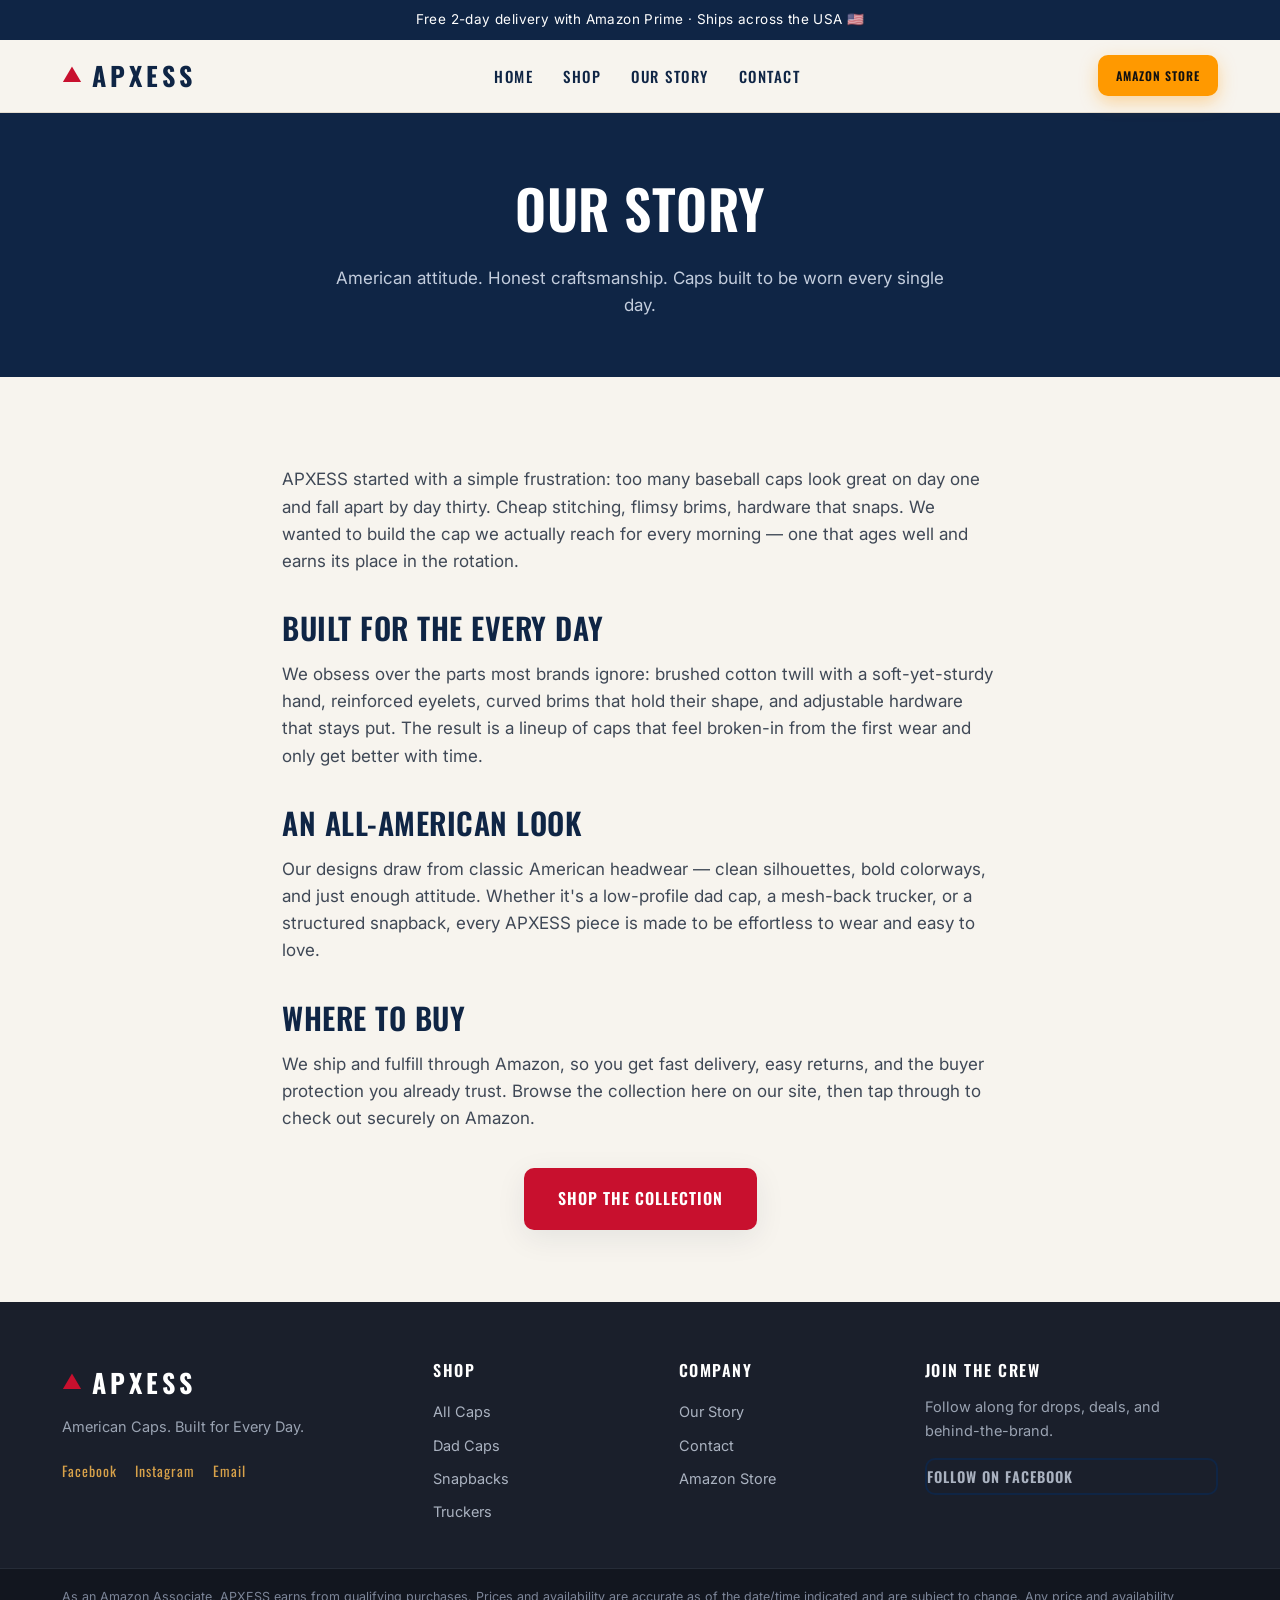
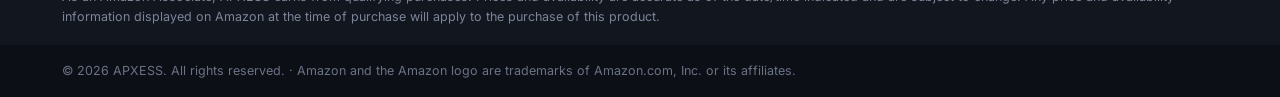
<file: about.html>
<!DOCTYPE html>
<html lang="en">
<head>
  <meta charset="UTF-8" />
  <meta name="viewport" content="width=device-width, initial-scale=1.0" />
  <title>Our Story · APXESS</title>
  <meta name="description" content="The story behind APXESS — American-made attitude, premium baseball caps built for every day." />
  <link rel="preconnect" href="https://fonts.googleapis.com" />
  <link rel="preconnect" href="https://fonts.gstatic.com" crossorigin />
  <link href="https://fonts.googleapis.com/css2?family=Inter:wght@400;500;600&family=Oswald:wght@500;600;700&display=swap" rel="stylesheet" />
  <link rel="stylesheet" href="assets/css/style.css" />
</head>
<body>
  <div id="site-header"></div>
  <main id="about-page"></main>
  <div id="site-footer"></div>

  <script src="assets/js/data.js"></script>
  <script src="assets/js/main.js"></script>
</body>
</html>
</file>
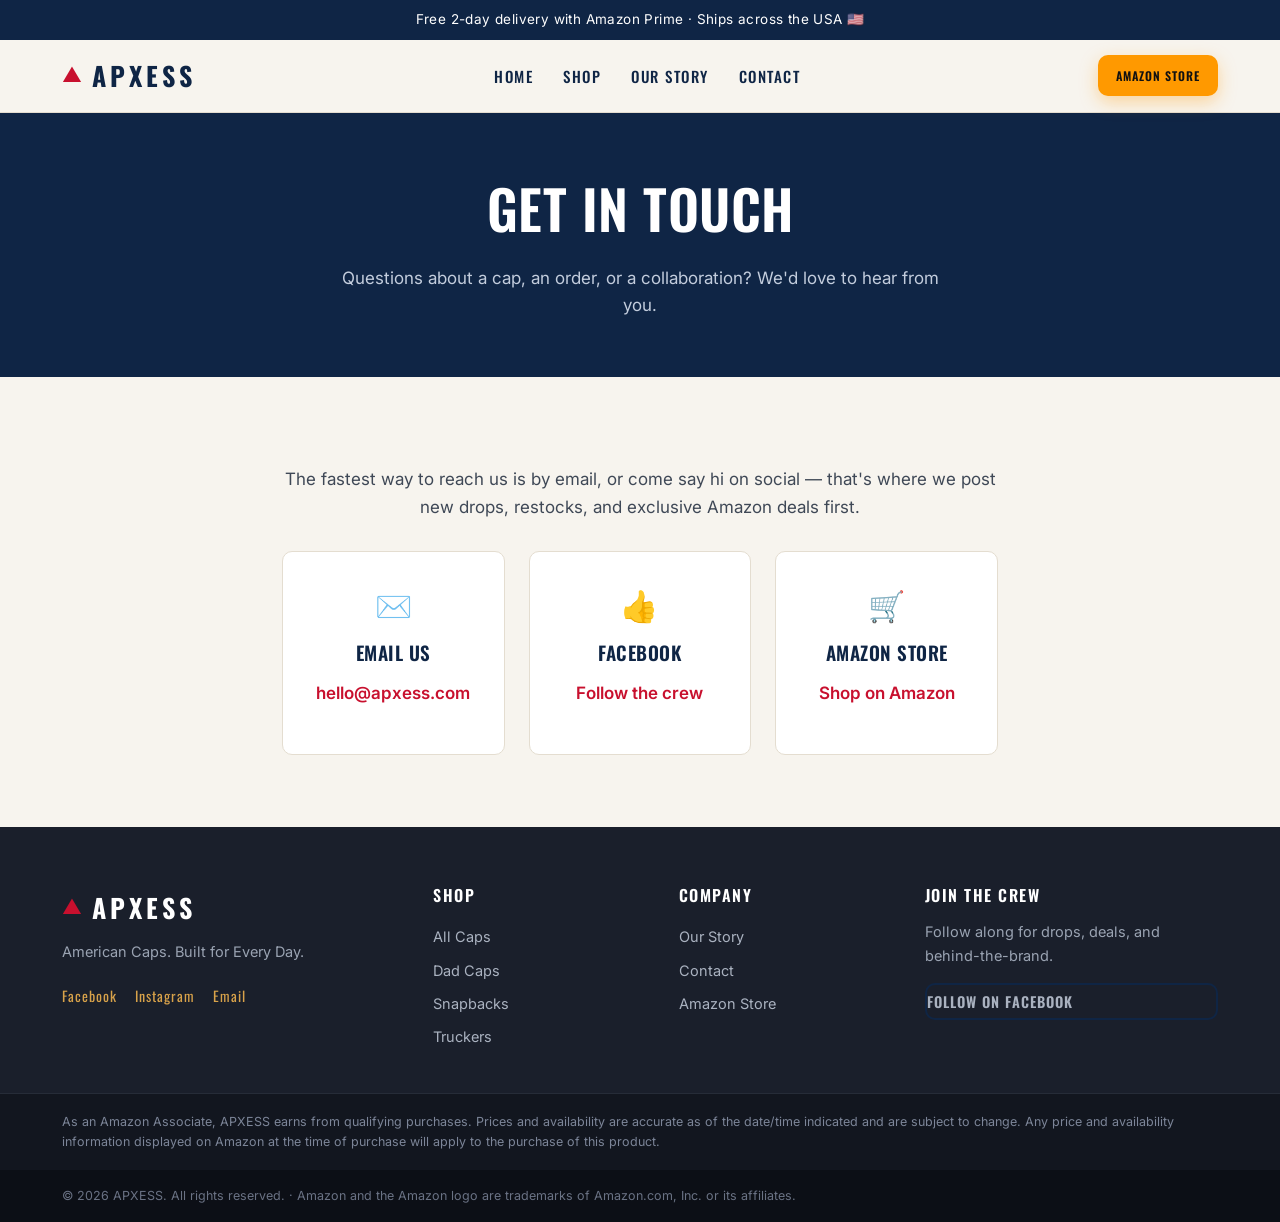
<file: contact.html>
<!DOCTYPE html>
<html lang="en">
<head>
  <meta charset="UTF-8" />
  <meta name="viewport" content="width=device-width, initial-scale=1.0" />
  <title>Contact · APXESS</title>
  <meta name="description" content="Get in touch with APXESS or follow us on social for new drops and Amazon deals." />
  <link rel="preconnect" href="https://fonts.googleapis.com" />
  <link rel="preconnect" href="https://fonts.gstatic.com" crossorigin />
  <link href="https://fonts.googleapis.com/css2?family=Inter:wght@400;500;600&family=Oswald:wght@500;600;700&display=swap" rel="stylesheet" />
  <link rel="stylesheet" href="assets/css/style.css" />
</head>
<body>
  <div id="site-header"></div>
  <main id="contact-page"></main>
  <div id="site-footer"></div>

  <script src="assets/js/data.js"></script>
  <script src="assets/js/main.js"></script>
</body>
</html>
</file>
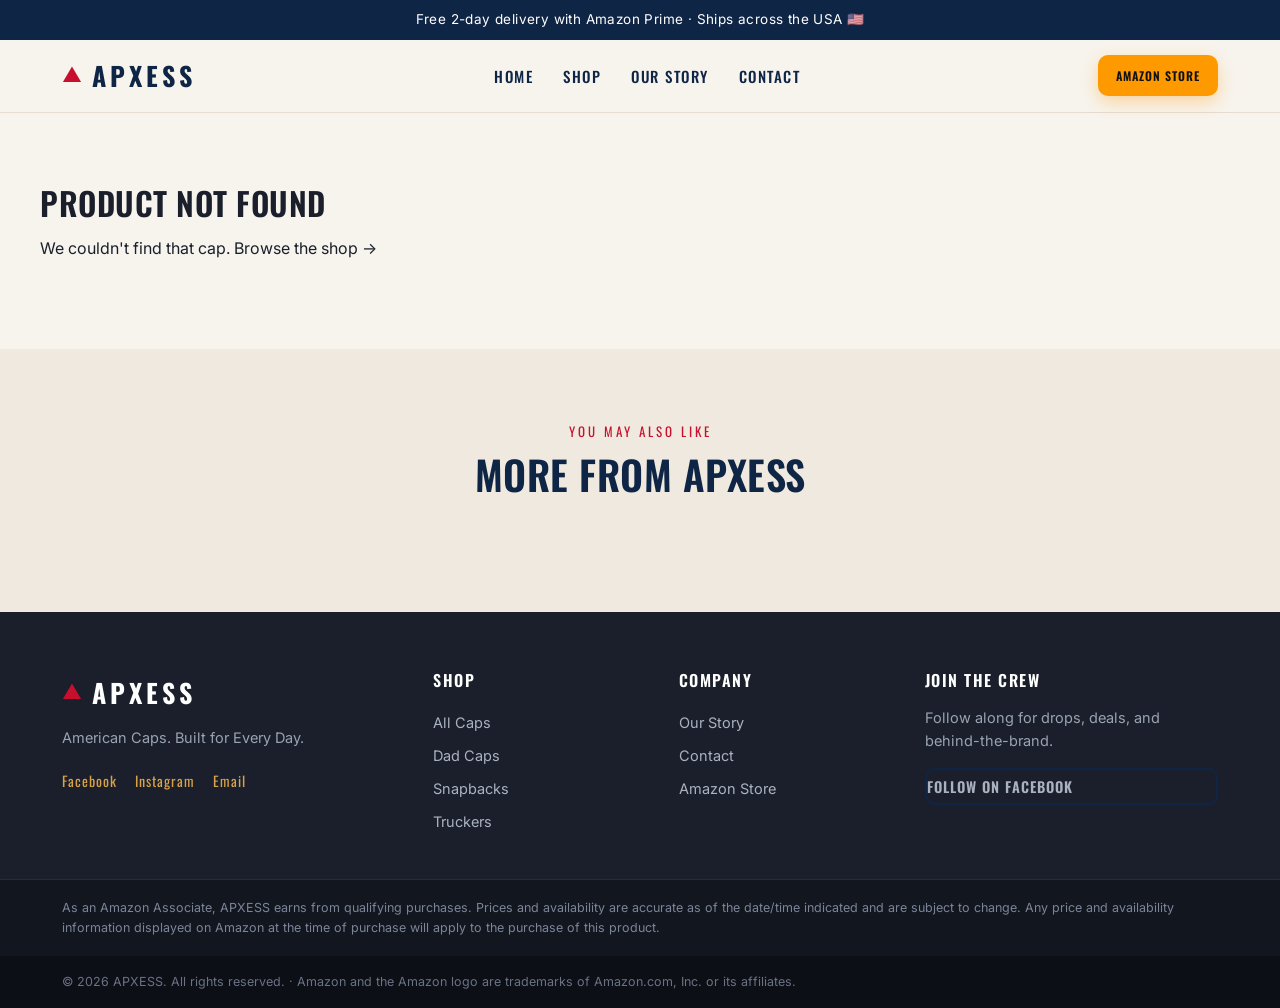
<file: product.html>
<!DOCTYPE html>
<html lang="en">
<head>
  <meta charset="UTF-8" />
  <meta name="viewport" content="width=device-width, initial-scale=1.0" />
  <title>Product · APXESS</title>
  <meta name="description" content="APXESS baseball cap — premium American headwear. View details and shop on Amazon." />
  <link rel="preconnect" href="https://fonts.googleapis.com" />
  <link rel="preconnect" href="https://fonts.gstatic.com" crossorigin />
  <link href="https://fonts.googleapis.com/css2?family=Inter:wght@400;500;600&family=Oswald:wght@500;600;700&display=swap" rel="stylesheet" />
  <link rel="stylesheet" href="assets/css/style.css" />
</head>
<body>
  <div id="site-header"></div>

  <main id="product-detail"></main>

  <!-- Related -->
  <section class="section bg-cream" style="background:var(--sand);">
    <div class="container">
      <div class="section-head">
        <span class="eyebrow">You May Also Like</span>
        <h2>More From APXESS</h2>
      </div>
      <div class="product-grid" id="related-grid"></div>
    </div>
  </section>

  <div id="site-footer"></div>

  <script src="assets/js/data.js"></script>
  <script src="assets/js/main.js"></script>
</body>
</html>
</file>
<file: assets/css/style.css>
/* =============================================================================
   APXESS — American flagship storefront styles
   Palette: navy, heritage red, off-white, gold accent
   ============================================================================ */

:root {
  --navy: #0f2545;
  --navy-2: #16305a;
  --red: #c8102e;
  --red-dark: #9c0c24;
  --cream: #f7f4ee;
  --sand: #efe9df;
  --ink: #1a1f2b;
  --muted: #6b7280;
  --gold: #d8a24a;
  --white: #ffffff;
  --line: #e4ddd0;
  --amazon: #ff9900;
  --amazon-dark: #e88b00;
  --radius: 10px;
  --shadow: 0 8px 30px rgba(15, 37, 69, 0.08);
  --shadow-lg: 0 18px 50px rgba(15, 37, 69, 0.16);
  --font-display: "Oswald", "Arial Narrow", sans-serif;
  --font-body: "Inter", -apple-system, BlinkMacSystemFont, "Segoe UI", Roboto, sans-serif;
}

* { box-sizing: border-box; }

html { scroll-behavior: smooth; }

body {
  margin: 0;
  font-family: var(--font-body);
  color: var(--ink);
  background: var(--cream);
  line-height: 1.6;
  -webkit-font-smoothing: antialiased;
}

img { max-width: 100%; display: block; }

a { color: inherit; text-decoration: none; }

h1, h2, h3, h4 {
  font-family: var(--font-display);
  font-weight: 600;
  letter-spacing: 0.5px;
  line-height: 1.1;
  margin: 0 0 0.5em;
  text-transform: uppercase;
}

.container { width: 100%; max-width: 1200px; margin: 0 auto; padding: 0 22px; }
.container-fluid { width: 100%; }

.section { padding: 72px 0; }
.section-tight { padding: 48px 0; }

.section-head { text-align: center; max-width: 680px; margin: 0 auto 44px; }
.section-head .eyebrow {
  color: var(--red);
  font-family: var(--font-display);
  letter-spacing: 3px;
  font-size: 13px;
  text-transform: uppercase;
  display: block;
  margin-bottom: 10px;
}
.section-head h2 { font-size: 40px; color: var(--navy); }
.section-head p { color: var(--muted); font-size: 17px; margin: 0; }

/* ---------- Buttons ---------- */
.btn {
  display: inline-flex;
  align-items: center;
  justify-content: center;
  gap: 8px;
  font-family: var(--font-display);
  font-weight: 600;
  letter-spacing: 1px;
  text-transform: uppercase;
  font-size: 14px;
  padding: 13px 26px;
  border-radius: var(--radius);
  border: 2px solid transparent;
  cursor: pointer;
  transition: transform 0.15s ease, box-shadow 0.15s ease, background 0.15s ease;
}
.btn:hover { transform: translateY(-2px); }
.btn-sm { padding: 9px 16px; font-size: 12px; }
.btn-lg { padding: 16px 32px; font-size: 16px; }
.btn-block { width: 100%; }

.btn-primary { background: var(--red); color: #fff; box-shadow: var(--shadow); }
.btn-primary:hover { background: var(--red-dark); }

.btn-navy { background: var(--navy); color: #fff; }
.btn-navy:hover { background: var(--navy-2); }

.btn-outline { background: transparent; color: var(--navy); border-color: var(--navy); }
.btn-outline:hover { background: var(--navy); color: #fff; }

.btn-amazon {
  background: var(--amazon);
  color: #111;
  box-shadow: 0 6px 18px rgba(255, 153, 0, 0.35);
}
.btn-amazon:hover { background: var(--amazon-dark); }

/* ---------- Announcement + Header ---------- */
.announcement-bar {
  background: var(--navy);
  color: #fff;
  text-align: center;
  font-size: 13.5px;
  letter-spacing: 0.4px;
  padding: 9px 12px;
}

.site-header {
  position: sticky;
  top: 0;
  z-index: 50;
  background: rgba(247, 244, 238, 0.96);
  backdrop-filter: blur(8px);
  border-bottom: 1px solid var(--line);
}
.header-inner {
  display: flex;
  align-items: center;
  justify-content: space-between;
  height: 72px;
}
.brand { display: inline-flex; align-items: center; gap: 10px; }
.brand-mark {
  color: var(--red);
  font-size: 20px;
  transform: translateY(-1px);
}
.brand-name {
  font-family: var(--font-display);
  font-weight: 700;
  font-size: 26px;
  letter-spacing: 4px;
  color: var(--navy);
}
.main-nav { display: flex; gap: 30px; }
.main-nav a {
  font-family: var(--font-display);
  font-weight: 500;
  letter-spacing: 1.5px;
  text-transform: uppercase;
  font-size: 15px;
  color: var(--navy);
  position: relative;
  padding: 4px 0;
}
.main-nav a::after {
  content: "";
  position: absolute;
  left: 0; bottom: 0;
  width: 0; height: 2px;
  background: var(--red);
  transition: width 0.2s ease;
}
.main-nav a:hover::after { width: 100%; }
.header-actions { display: flex; align-items: center; gap: 12px; }
.nav-toggle {
  display: none;
  background: none;
  border: none;
  font-size: 26px;
  color: var(--navy);
  cursor: pointer;
}

/* ---------- Hero ---------- */
.hero {
  position: relative;
  min-height: 620px;
  display: flex;
  align-items: center;
  color: #fff;
  background:
    linear-gradient(90deg, rgba(15,37,69,0.92) 0%, rgba(15,37,69,0.55) 60%, rgba(15,37,69,0.25) 100%),
    url("https://images.unsplash.com/photo-1521369909029-2afed882baee?auto=format&fit=crop&w=1600&q=80")
      center / cover no-repeat;
}
.hero-inner { max-width: 620px; padding: 60px 0; }
.hero .eyebrow {
  display: inline-block;
  font-family: var(--font-display);
  letter-spacing: 4px;
  font-size: 14px;
  color: var(--gold);
  text-transform: uppercase;
  margin-bottom: 16px;
  border-left: 3px solid var(--red);
  padding-left: 12px;
}
.hero h1 {
  font-size: 68px;
  margin: 0 0 18px;
  color: #fff;
  line-height: 0.98;
}
.hero h1 span { color: var(--gold); }
.hero p { font-size: 19px; color: #e7ecf3; max-width: 500px; margin: 0 0 30px; }
.hero-actions { display: flex; gap: 14px; flex-wrap: wrap; }

/* ---------- Trust strip ---------- */
.trust-strip { background: var(--navy); color: #fff; }
.trust-grid {
  display: grid;
  grid-template-columns: repeat(4, 1fr);
  gap: 20px;
  padding: 26px 0;
}
.trust-item { display: flex; align-items: center; gap: 12px; justify-content: center; }
.trust-item .ico { font-size: 24px; }
.trust-item strong { display: block; font-family: var(--font-display); letter-spacing: 1px; font-size: 15px; }
.trust-item small { color: #b9c4d6; }

/* ---------- Product grid ---------- */
.product-grid {
  display: grid;
  grid-template-columns: repeat(3, 1fr);
  gap: 28px;
}
.product-card {
  background: #fff;
  border: 1px solid var(--line);
  border-radius: var(--radius);
  overflow: hidden;
  display: flex;
  flex-direction: column;
  transition: transform 0.18s ease, box-shadow 0.18s ease;
}
.product-card:hover { transform: translateY(-5px); box-shadow: var(--shadow-lg); }
.card-media {
  position: relative;
  display: block;
  aspect-ratio: 4 / 3;
  background: var(--sand);
  overflow: hidden;
}
.card-media img { width: 100%; height: 100%; object-fit: cover; transition: transform 0.4s ease; }
.product-card:hover .card-media img { transform: scale(1.05); }
.card-badge {
  position: absolute;
  top: 12px; left: 12px;
  background: var(--red);
  color: #fff;
  font-family: var(--font-display);
  letter-spacing: 1px;
  text-transform: uppercase;
  font-size: 11px;
  padding: 5px 11px;
  border-radius: 4px;
  z-index: 2;
}
.card-badge.inline { position: static; display: inline-block; margin-bottom: 8px; }
.card-body { padding: 18px 18px 20px; display: flex; flex-direction: column; flex: 1; }
.card-cat {
  font-family: var(--font-display);
  letter-spacing: 2px;
  text-transform: uppercase;
  font-size: 11.5px;
  color: var(--red);
}
.card-title { font-size: 21px; margin: 6px 0 6px; color: var(--navy); }
.card-title a:hover { color: var(--red); }
.card-rating { font-size: 13px; color: var(--muted); margin-bottom: 8px; }
.stars { color: var(--gold); letter-spacing: 1px; }
.rating-num { font-weight: 600; color: var(--ink); margin-left: 4px; }
.rating-count { margin-left: 4px; }
.card-price { font-family: var(--font-display); font-size: 24px; color: var(--navy); margin: 2px 0 16px; }
.card-actions { margin-top: auto; display: grid; grid-template-columns: 1fr 1.3fr; gap: 10px; }

/* ---------- Split / Story ---------- */
.split { display: grid; grid-template-columns: 1fr 1fr; gap: 0; align-items: stretch; }
.split.reverse .split-media { order: 2; }
.split-media { min-height: 460px; background-size: cover; background-position: center; }
.split-body { padding: 64px 56px; display: flex; flex-direction: column; justify-content: center; }
.split-body .eyebrow {
  color: var(--red); font-family: var(--font-display);
  letter-spacing: 3px; font-size: 13px; text-transform: uppercase; margin-bottom: 10px;
}
.split-body h2 { font-size: 40px; color: var(--navy); }
.split-body p { color: #4a5261; font-size: 16.5px; margin-bottom: 18px; }
.bg-navy { background: var(--navy); }
.bg-navy h2, .bg-navy p { color: #fff; }
.bg-navy p { color: #d3dbe8; }
.bg-cream { background: var(--sand); }

/* ---------- Values ---------- */
.values-grid { display: grid; grid-template-columns: repeat(3, 1fr); gap: 26px; }
.value-card {
  background: #fff;
  border: 1px solid var(--line);
  border-radius: var(--radius);
  padding: 34px 28px;
  text-align: center;
}
.value-card .ico {
  width: 62px; height: 62px; margin: 0 auto 16px;
  display: flex; align-items: center; justify-content: center;
  background: var(--cream); border-radius: 50%; font-size: 28px;
}
.value-card h3 { color: var(--navy); font-size: 20px; }
.value-card p { color: var(--muted); font-size: 15px; margin: 0; }

/* ---------- Shop page ---------- */
.shop-hero {
  background: var(--navy);
  color: #fff;
  text-align: center;
  padding: 60px 0 54px;
}
.shop-hero h1 { font-size: 52px; color: #fff; }
.shop-hero p { color: #c3cddd; margin: 0; }
.shop-filters { display: flex; flex-wrap: wrap; gap: 10px; justify-content: center; margin-bottom: 36px; }
.filter-chip {
  font-family: var(--font-display);
  letter-spacing: 1px;
  text-transform: uppercase;
  font-size: 13px;
  padding: 9px 18px;
  border: 1.5px solid var(--line);
  background: #fff;
  color: var(--navy);
  border-radius: 999px;
  cursor: pointer;
  transition: all 0.15s ease;
}
.filter-chip:hover { border-color: var(--navy); }
.filter-chip.active { background: var(--navy); color: #fff; border-color: var(--navy); }
.empty { text-align: center; color: var(--muted); grid-column: 1 / -1; padding: 40px 0; }

/* ---------- Product detail ---------- */
.breadcrumb {
  padding: 24px 0 8px;
  font-size: 13px;
  color: var(--muted);
  text-transform: uppercase;
  letter-spacing: 1px;
  font-family: var(--font-display);
}
.breadcrumb a:hover { color: var(--red); }
.product-layout {
  display: grid;
  grid-template-columns: 1.05fr 1fr;
  gap: 54px;
  padding: 20px 0 60px;
  align-items: start;
}
.gallery-main {
  background: #fff;
  border: 1px solid var(--line);
  border-radius: var(--radius);
  overflow: hidden;
  aspect-ratio: 1 / 1;
}
.gallery-main img { width: 100%; height: 100%; object-fit: cover; }
.gallery-thumbs { display: flex; gap: 12px; margin-top: 14px; flex-wrap: wrap; }
.thumb {
  width: 78px; height: 78px; padding: 0;
  border: 2px solid var(--line);
  border-radius: 8px; overflow: hidden; cursor: pointer; background: #fff;
}
.thumb.active { border-color: var(--red); }
.thumb img { width: 100%; height: 100%; object-fit: cover; }
.product-info { padding-top: 6px; }
.product-name { font-size: 42px; color: var(--navy); margin: 8px 0 10px; }
.detail-rating { margin-bottom: 14px; color: var(--muted); font-size: 14px; }
.product-price { font-family: var(--font-display); font-size: 34px; color: var(--red); margin-bottom: 16px; }
.product-desc { font-size: 17px; color: #45505f; margin-bottom: 20px; }
.product-features { list-style: none; padding: 0; margin: 0 0 26px; }
.product-features li {
  padding: 9px 0 9px 30px; position: relative; border-bottom: 1px solid var(--line);
  color: #333; font-size: 15.5px;
}
.product-features li::before {
  content: "✓"; position: absolute; left: 0; top: 8px;
  color: var(--red); font-weight: 700;
}
.buy-note { font-size: 13.5px; color: var(--muted); margin-top: 14px; text-align: center; }

/* ---------- Newsletter / community CTA ---------- */
.community {
  background:
    linear-gradient(rgba(15,37,69,0.9), rgba(15,37,69,0.9)),
    url("https://images.unsplash.com/photo-1508341591423-4347099e1f19?auto=format&fit=crop&w=1600&q=80")
      center / cover;
  color: #fff;
  text-align: center;
}
.community h2 { font-size: 42px; color: #fff; }
.community p { color: #d3dbe8; max-width: 560px; margin: 0 auto 26px; font-size: 17px; }

/* ---------- Footer ---------- */
.site-footer { background: var(--ink); color: #c9cfda; margin-top: 0; }
.footer-grid {
  display: grid;
  grid-template-columns: 1.6fr 1fr 1fr 1.4fr;
  gap: 36px;
  padding: 60px 22px 40px;
}
.footer-col h4 {
  color: #fff; font-size: 16px; letter-spacing: 1.5px; margin-bottom: 16px;
}
.footer-col a { display: block; color: #aab2c0; padding: 5px 0; font-size: 14.5px; }
.footer-col a:hover { color: #fff; }
.footer-brand .brand-name { color: #fff; }
.footer-tagline { color: #9aa3b2; font-size: 14.5px; margin: 12px 0 16px; }
.social-row { display: flex; gap: 18px; }
.social-row a { color: var(--gold); font-family: var(--font-display); letter-spacing: 1px; font-size: 14px; }
.disclosure { background: #12161f; border-top: 1px solid #262c38; }
.disclosure p { color: #7c8598; font-size: 12.5px; padding: 18px 0; margin: 0; line-height: 1.6; }
.copyright { background: #0c0f16; }
.copyright .container { padding: 16px 22px; font-size: 12.5px; color: #6a7284; }

/* ---------- Contact / About content ---------- */
.page-hero {
  background: var(--navy); color: #fff; text-align: center; padding: 66px 0 58px;
}
.page-hero h1 { font-size: 54px; color: #fff; }
.page-hero p { color: #c3cddd; max-width: 620px; margin: 0 auto; font-size: 17px; }
.prose { max-width: 760px; margin: 0 auto; }
.prose h2 { color: var(--navy); font-size: 30px; margin-top: 36px; }
.prose p { font-size: 17px; color: #3f4856; }
.contact-cards { display: grid; grid-template-columns: repeat(3, 1fr); gap: 24px; margin-top: 30px; }
.contact-card {
  background: #fff; border: 1px solid var(--line); border-radius: var(--radius);
  padding: 30px 24px; text-align: center;
}
.contact-card .ico { font-size: 30px; margin-bottom: 12px; }
.contact-card h3 { color: var(--navy); font-size: 19px; }
.contact-card a { color: var(--red); font-weight: 600; }

/* ---------- Responsive ---------- */
@media (max-width: 960px) {
  .product-grid, .values-grid, .trust-grid, .contact-cards { grid-template-columns: repeat(2, 1fr); }
  .split, .product-layout { grid-template-columns: 1fr; }
  .split.reverse .split-media { order: 0; }
  .split-media { min-height: 320px; }
  .split-body { padding: 46px 30px; }
  .hero h1 { font-size: 52px; }
  .footer-grid { grid-template-columns: repeat(2, 1fr); }
}

@media (max-width: 680px) {
  .main-nav {
    display: none;
    position: absolute;
    top: 72px; left: 0; right: 0;
    flex-direction: column;
    background: var(--cream);
    border-bottom: 1px solid var(--line);
    padding: 14px 22px;
    gap: 6px;
  }
  .main-nav.open { display: flex; }
  .nav-toggle { display: block; }
  .header-actions .btn-amazon { display: none; }
  .product-grid, .values-grid, .trust-grid, .contact-cards { grid-template-columns: 1fr; }
  .section-head h2, .split-body h2, .community h2 { font-size: 32px; }
  .hero h1 { font-size: 42px; }
  .hero { min-height: 520px; }
  .card-actions { grid-template-columns: 1fr; }
  .footer-grid { grid-template-columns: 1fr; }
}
</file>
